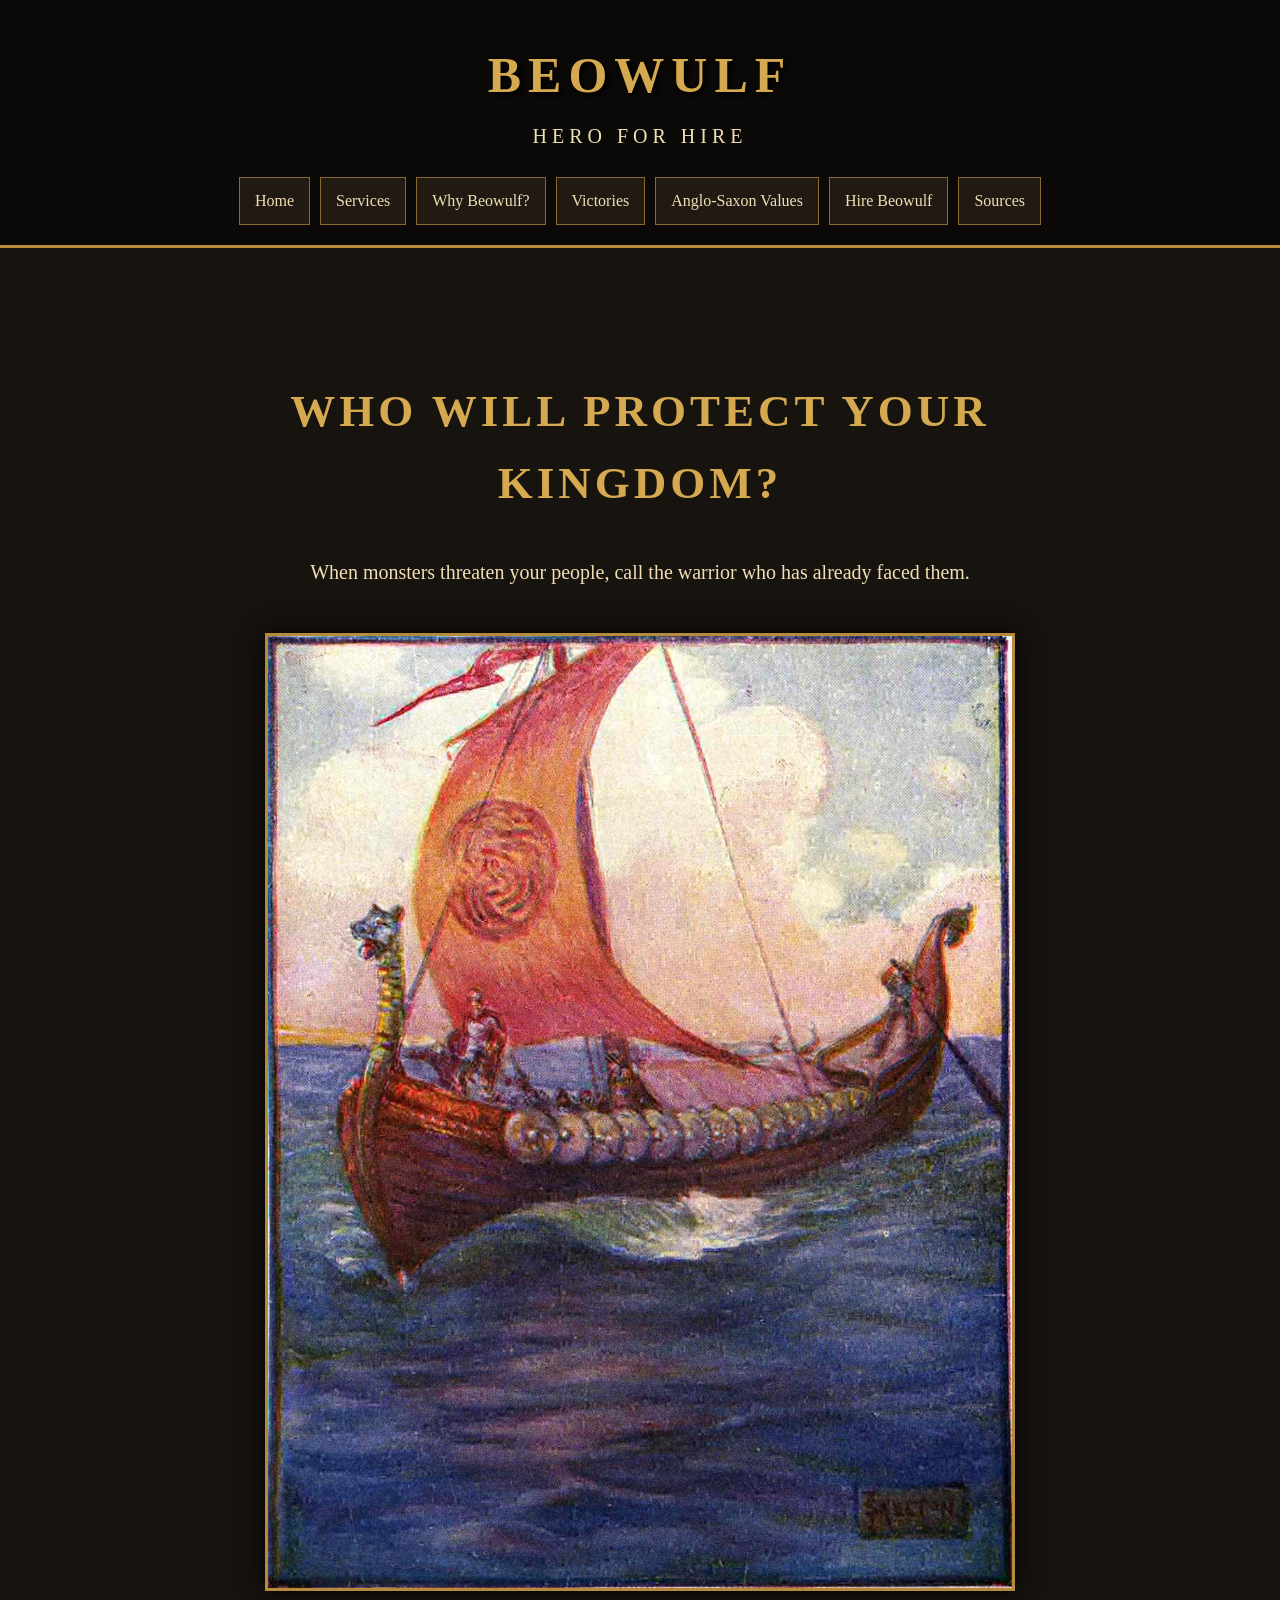
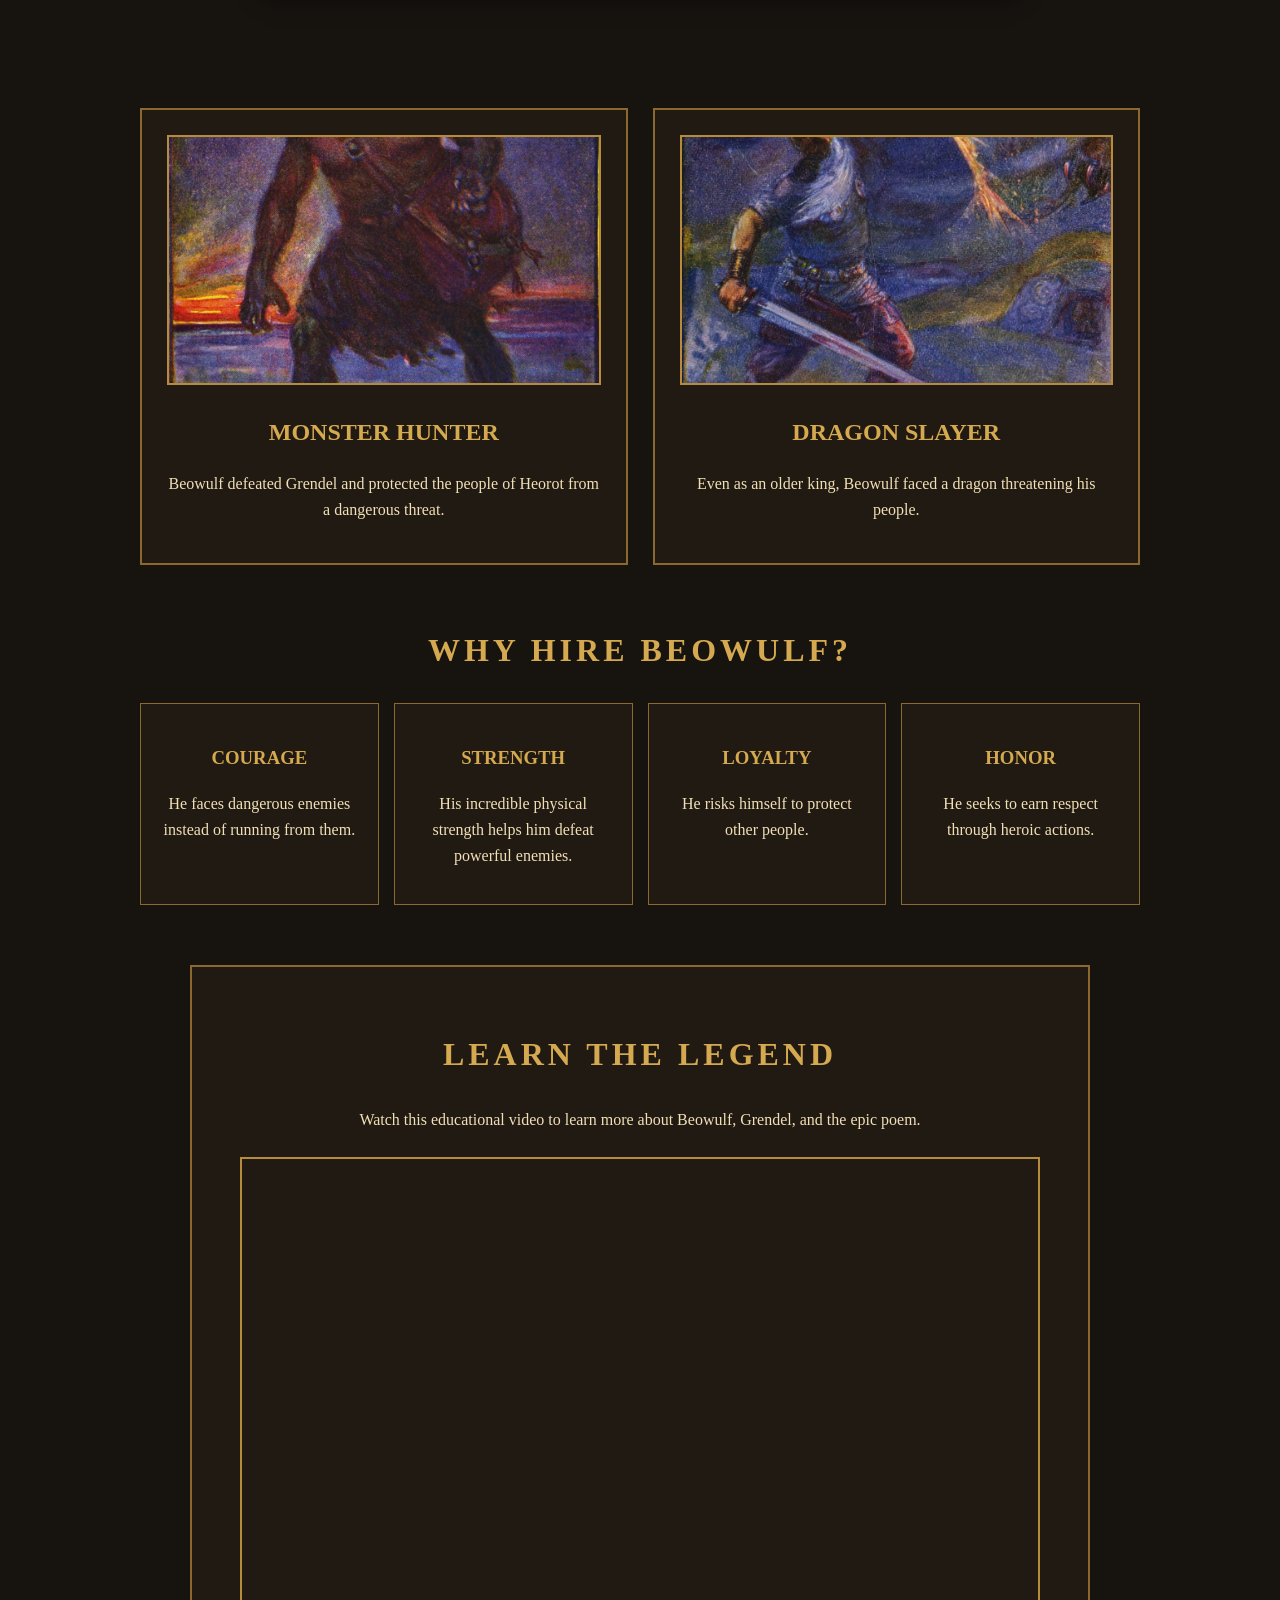
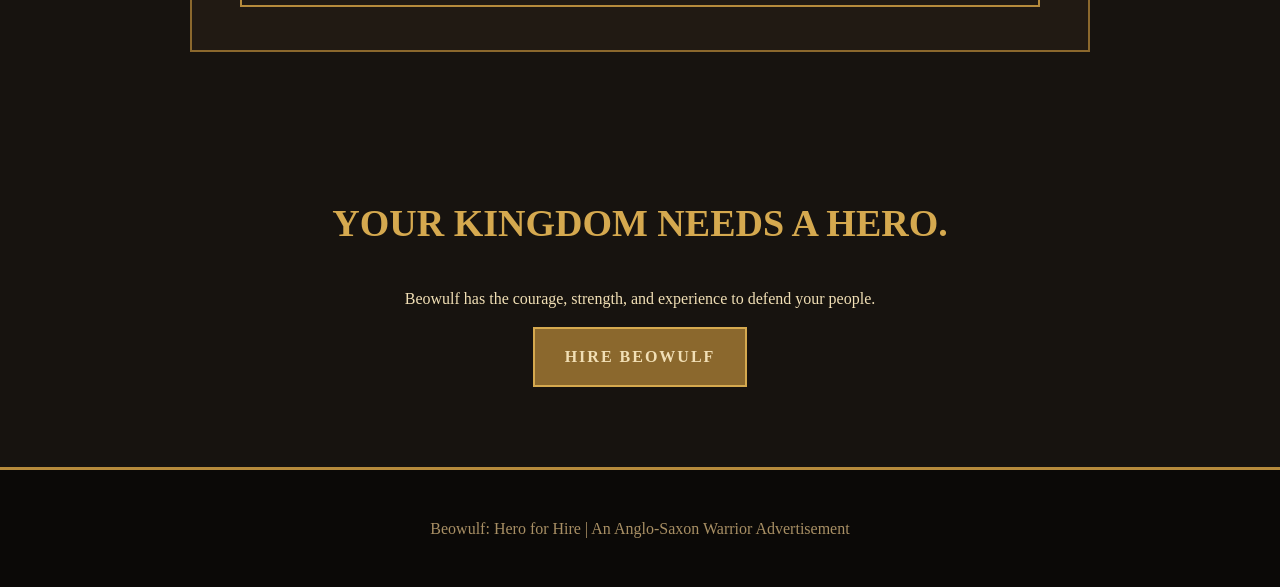
<file: index.html>
﻿<!DOCTYPE html>
<html lang="en">

<head>
    <meta charset="UTF-8">
    <meta name="viewport" content="width=device-width, initial-scale=1.0">

    <title>Beowulf | Hero for Hire</title>

    <style>
        * {
            box-sizing: border-box;
        }

        body {
            margin: 0;
            background: #17130f;
            color: #f1dfb5;
            font-family: Georgia, "Times New Roman", serif;
            line-height: 1.6;
        }

        header {
            background: #0b0907;
            text-align: center;
            padding: 35px 20px 20px;
            border-bottom: 3px solid #b68b3c;
        }

            header h1 {
                margin: 0;
                color: #d5a94f;
                font-size: 50px;
                letter-spacing: 7px;
                text-shadow: 3px 3px 5px #000;
            }

            header p {
                margin: 5px 0 25px;
                font-size: 20px;
                letter-spacing: 5px;
            }

        nav {
            display: flex;
            justify-content: center;
            flex-wrap: wrap;
            gap: 10px;
        }

            nav a {
                color: #f1dfb5;
                text-decoration: none;
                padding: 10px 15px;
                background: #211a13;
                border: 1px solid #8b682d;
                transition: 0.3s;
            }

                nav a:hover {
                    background: #b68b3c;
                    color: #17130f;
                }

        main {
            padding: 30px 20px;
        }

        .hero {
            text-align: center;
            padding: 60px 20px;
            max-width: 1000px;
            margin: auto;
        }

            .hero h2 {
                color: #d5a94f;
                font-size: 45px;
                letter-spacing: 4px;
            }

            .hero p {
                font-size: 20px;
            }

            .hero img {
                width: 100%;
                max-width: 750px;
                margin-top: 25px;
                border: 3px solid #b68b3c;
                box-shadow: 0 0 25px #000;
            }

        .cards {
            display: grid;
            grid-template-columns: repeat(2, 1fr);
            gap: 25px;
            max-width: 1000px;
            margin: 50px auto;
        }

        .card {
            background: #211a13;
            border: 2px solid #8b682d;
            padding: 25px;
            text-align: center;
        }

            .card img {
                width: 100%;
                height: 250px;
                object-fit: cover;
                border: 2px solid #b68b3c;
            }

            .card h2 {
                color: #d5a94f;
            }

        .qualities {
            max-width: 1000px;
            margin: 60px auto;
        }

            .qualities h2,
            .video-section h2 {
                text-align: center;
                color: #d5a94f;
                font-size: 32px;
                letter-spacing: 4px;
            }

        .quality-grid {
            display: grid;
            grid-template-columns: repeat(4, 1fr);
            gap: 15px;
        }

        .quality {
            background: #211a13;
            border: 1px solid #8b682d;
            padding: 20px;
            text-align: center;
        }

            .quality h3 {
                color: #d5a94f;
            }

        .video-section {
            max-width: 900px;
            margin: 60px auto;
            padding: 35px;
            background: #211a13;
            border: 2px solid #8b682d;
            text-align: center;
        }

        .video-container {
            position: relative;
            width: 100%;
            max-width: 800px;
            margin: 25px auto 0;
            aspect-ratio: 16 / 9;
        }

            .video-container iframe {
                width: 100%;
                height: 100%;
                border: 2px solid #b68b3c;
            }

        .cta {
            text-align: center;
            padding: 50px 20px;
        }

            .cta h2 {
                color: #d5a94f;
                font-size: 38px;
            }

        .button {
            display: inline-block;
            padding: 15px 30px;
            background: #8b682d;
            border: 2px solid #d5a94f;
            color: #f1dfb5;
            text-decoration: none;
            font-weight: bold;
            letter-spacing: 2px;
        }

            .button:hover {
                background: #d5a94f;
                color: #17130f;
            }

        footer {
            background: #0b0907;
            border-top: 3px solid #b68b3c;
            text-align: center;
            padding: 30px;
            color: #a88f64;
        }

        @media (max-width: 750px) {
            .cards,
            .quality-grid {
                grid-template-columns: 1fr;
            }

            nav {
                flex-direction: column;
            }

                nav a {
                    width: 100%;
                }

            .hero h2 {
                font-size: 32px;
            }
        }
    </style>
</head>

<body>

    <header>

        <h1>BEOWULF</h1>

        <p>HERO FOR HIRE</p>

        <nav>
            <a href="index.html">Home</a>
            <a href="services.html">Services</a>
            <a href="why-beowulf.html">Why Beowulf?</a>
            <a href="victories.html">Victories</a>
            <a href="anglo-saxon.html">Anglo-Saxon Values</a>
            <a href="contact.html">Hire Beowulf</a>
            <a href="sources.html">Sources</a>
        </nav>

    </header>

    <main>

        <section class="hero">

            <h2>WHO WILL PROTECT YOUR KINGDOM?</h2>

            <p>
                When monsters threaten your people, call the warrior
                who has already faced them.
            </p>

            <img src="images/beowulf.jpg" alt="Beowulf">

        </section>


        <section class="cards">

            <div class="card">

                <img src="images/grendel.jpg" alt="Beowulf fighting Grendel">

                <h2>MONSTER HUNTER</h2>

                <p>
                    Beowulf defeated Grendel and protected the people
                    of Heorot from a dangerous threat.
                </p>

            </div>


            <div class="card">

                <img src="images/dragon.jpg" alt="Beowulf fighting the dragon">

                <h2>DRAGON SLAYER</h2>

                <p>
                    Even as an older king, Beowulf faced a dragon
                    threatening his people.
                </p>

            </div>

        </section>


        <section class="qualities">

            <h2>WHY HIRE BEOWULF?</h2>

            <div class="quality-grid">

                <div class="quality">
                    <h3>COURAGE</h3>
                    <p>He faces dangerous enemies instead of running from them.</p>
                </div>

                <div class="quality">
                    <h3>STRENGTH</h3>
                    <p>His incredible physical strength helps him defeat powerful enemies.</p>
                </div>

                <div class="quality">
                    <h3>LOYALTY</h3>
                    <p>He risks himself to protect other people.</p>
                </div>

                <div class="quality">
                    <h3>HONOR</h3>
                    <p>He seeks to earn respect through heroic actions.</p>
                </div>

            </div>

        </section>


        <section class="video-section">

            <h2>LEARN THE LEGEND</h2>

            <p>
                Watch this educational video to learn more about
                Beowulf, Grendel, and the epic poem.
            </p>

            <div class="video-container">

                <iframe src="https://www.youtube.com/embed/KljiHq-pNkU"
                        title="Beowulf Educational Video"
                        allowfullscreen>
                </iframe>

            </div>

        </section>


        <section class="cta">

            <h2>YOUR KINGDOM NEEDS A HERO.</h2>

            <p>
                Beowulf has the courage, strength, and experience
                to defend your people.
            </p>

            <a href="contact.html" class="button">
                HIRE BEOWULF
            </a>

        </section>

    </main>

    <footer>

        <p>
            Beowulf: Hero for Hire |
            An Anglo-Saxon Warrior Advertisement
        </p>

    </footer>

</body>
</html>
</file>
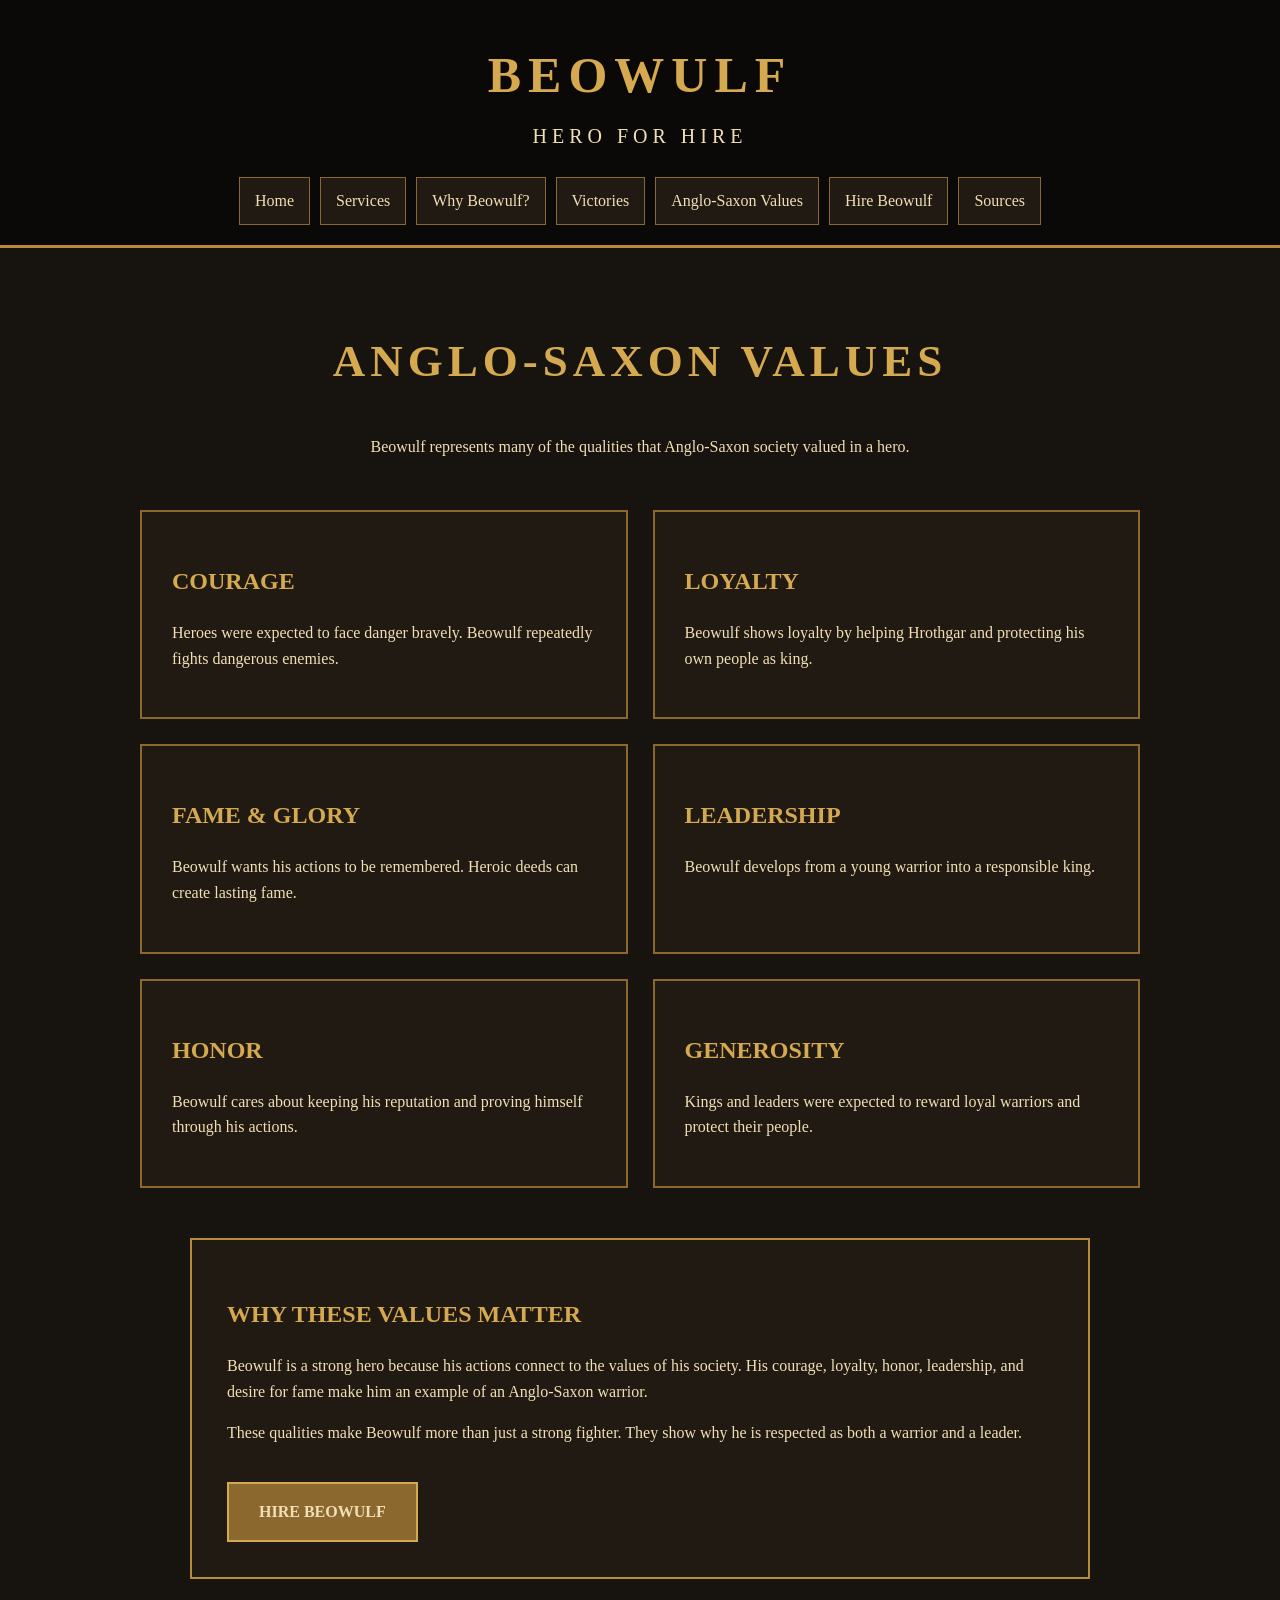
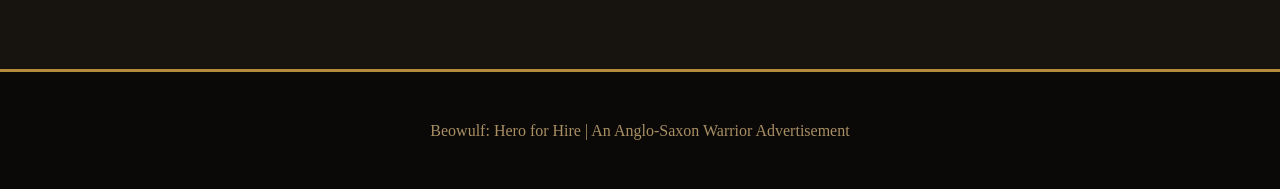
<file: anglo-saxon.html>
﻿<!DOCTYPE html>
<html lang="en">

<head>
    <meta charset="UTF-8">
    <meta name="viewport" content="width=device-width, initial-scale=1.0">

    <title>Beowulf | Anglo-Saxon Values</title>

    <style>
        * {
            box-sizing: border-box;
        }

        body {
            margin: 0;
            background: #17130f;
            color: #f1dfb5;
            font-family: Georgia, "Times New Roman", serif;
            line-height: 1.6;
        }

        header {
            background: #0b0907;
            text-align: center;
            padding: 35px 20px 20px;
            border-bottom: 3px solid #b68b3c;
        }

            header h1 {
                margin: 0;
                color: #d5a94f;
                font-size: 50px;
                letter-spacing: 7px;
            }

            header p {
                margin: 5px 0 25px;
                font-size: 20px;
                letter-spacing: 5px;
            }

        nav {
            display: flex;
            justify-content: center;
            flex-wrap: wrap;
            gap: 10px;
        }

            nav a {
                color: #f1dfb5;
                text-decoration: none;
                padding: 10px 15px;
                background: #211a13;
                border: 1px solid #8b682d;
            }

                nav a:hover {
                    background: #b68b3c;
                    color: #17130f;
                }

        main {
            padding: 40px 20px;
        }

        .title {
            text-align: center;
            max-width: 900px;
            margin: auto;
        }

            .title h2 {
                color: #d5a94f;
                font-size: 45px;
                letter-spacing: 5px;
            }

        .values {
            max-width: 1000px;
            margin: 50px auto;
            display: grid;
            grid-template-columns: repeat(2, 1fr);
            gap: 25px;
        }

        .value {
            background: #211a13;
            border: 2px solid #8b682d;
            padding: 30px;
        }

            .value h2 {
                color: #d5a94f;
            }

        .connection {
            max-width: 900px;
            margin: 50px auto;
            padding: 35px;
            background: #211a13;
            border: 2px solid #b68b3c;
        }

            .connection h2 {
                color: #d5a94f;
            }

        .button {
            display: inline-block;
            margin-top: 20px;
            padding: 15px 30px;
            background: #8b682d;
            border: 2px solid #d5a94f;
            color: #f1dfb5;
            text-decoration: none;
            font-weight: bold;
        }

        footer {
            background: #0b0907;
            border-top: 3px solid #b68b3c;
            text-align: center;
            padding: 30px;
            color: #a88f64;
        }

        @media (max-width: 700px) {
            .values {
                grid-template-columns: 1fr;
            }

            nav {
                flex-direction: column;
            }

                nav a {
                    width: 100%;
                }
        }
    </style>
</head>

<body>

    <header>

        <h1>BEOWULF</h1>

        <p>HERO FOR HIRE</p>

        <nav>
            <a href="index.html">Home</a>
            <a href="services.html">Services</a>
            <a href="why-beowulf.html">Why Beowulf?</a>
            <a href="victories.html">Victories</a>
            <a href="anglo-saxon.html">Anglo-Saxon Values</a>
            <a href="contact.html">Hire Beowulf</a>
            <a href="sources.html">Sources</a>
        </nav>

    </header>

    <main>

        <section class="title">

            <h2>ANGLO-SAXON VALUES</h2>

            <p>
                Beowulf represents many of the qualities
                that Anglo-Saxon society valued in a hero.
            </p>

        </section>


        <section class="values">

            <div class="value">
                <h2>COURAGE</h2>
                <p>
                    Heroes were expected to face danger bravely.
                    Beowulf repeatedly fights dangerous enemies.
                </p>
            </div>


            <div class="value">
                <h2>LOYALTY</h2>
                <p>
                    Beowulf shows loyalty by helping Hrothgar
                    and protecting his own people as king.
                </p>
            </div>


            <div class="value">
                <h2>FAME & GLORY</h2>
                <p>
                    Beowulf wants his actions to be remembered.
                    Heroic deeds can create lasting fame.
                </p>
            </div>


            <div class="value">
                <h2>LEADERSHIP</h2>
                <p>
                    Beowulf develops from a young warrior
                    into a responsible king.
                </p>
            </div>


            <div class="value">
                <h2>HONOR</h2>
                <p>
                    Beowulf cares about keeping his reputation
                    and proving himself through his actions.
                </p>
            </div>


            <div class="value">
                <h2>GENEROSITY</h2>
                <p>
                    Kings and leaders were expected to reward
                    loyal warriors and protect their people.
                </p>
            </div>

        </section>


        <section class="connection">

            <h2>WHY THESE VALUES MATTER</h2>

            <p>
                Beowulf is a strong hero because his actions
                connect to the values of his society. His courage,
                loyalty, honor, leadership, and desire for fame
                make him an example of an Anglo-Saxon warrior.
            </p>

            <p>
                These qualities make Beowulf more than just a
                strong fighter. They show why he is respected
                as both a warrior and a leader.
            </p>

            <a href="contact.html" class="button">
                HIRE BEOWULF
            </a>

        </section>

    </main>

    <footer>

        <p>
            Beowulf: Hero for Hire |
            An Anglo-Saxon Warrior Advertisement
        </p>

    </footer>

</body>
</html>
</file>
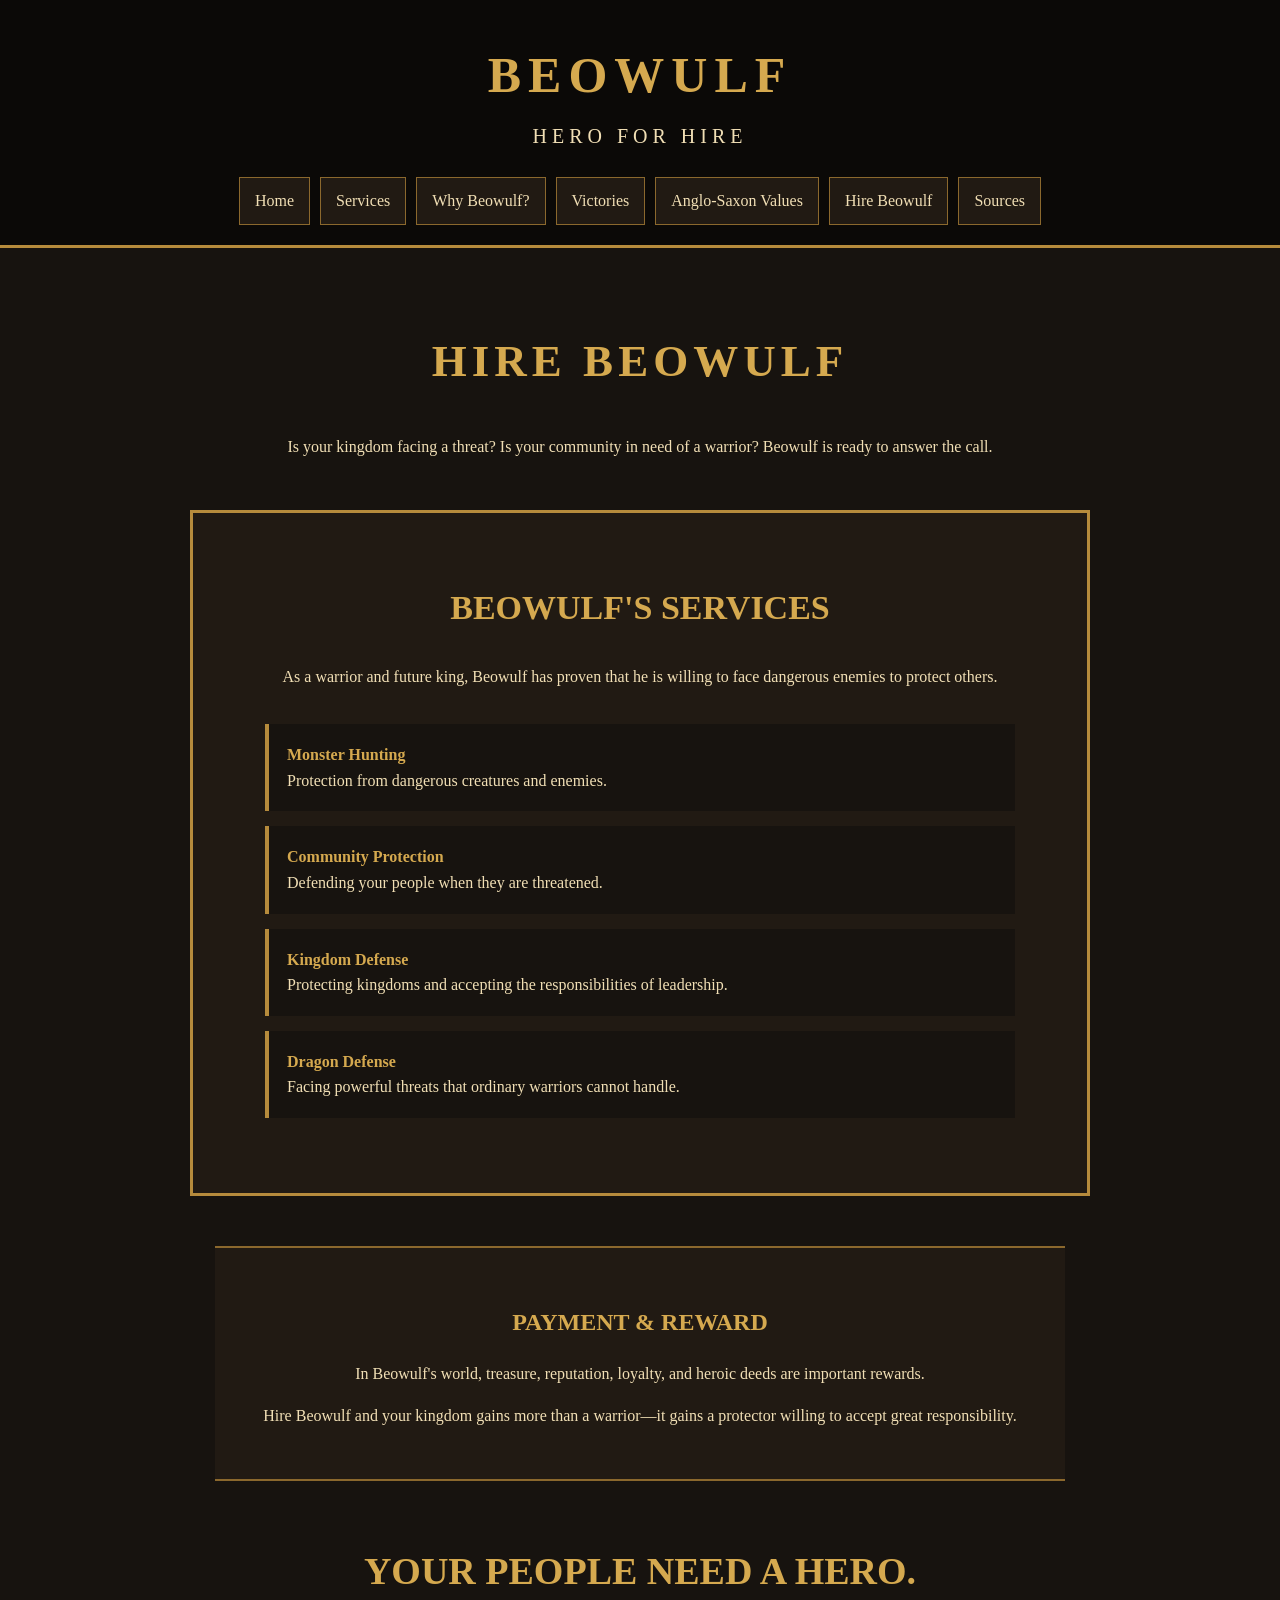
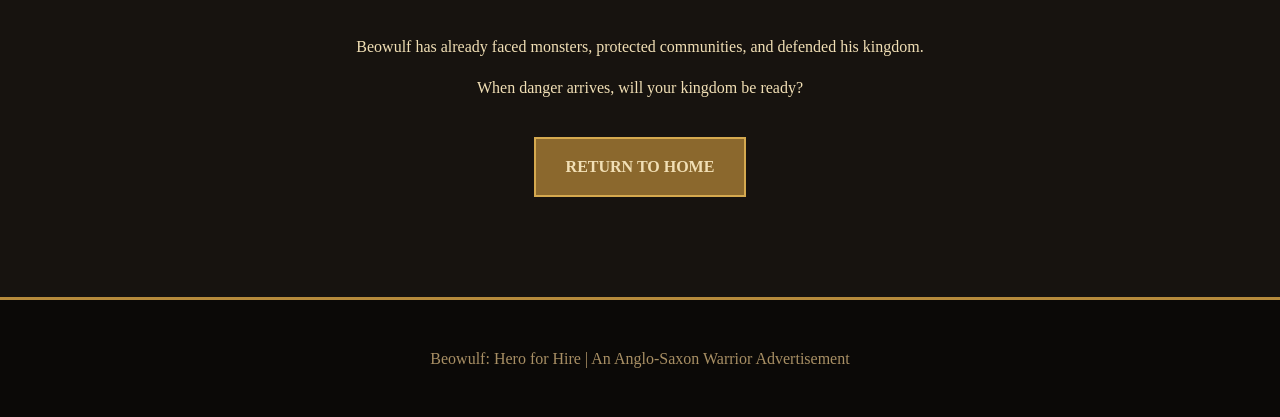
<file: contact.html>
﻿<!DOCTYPE html>
<html lang="en">

<head>
    <meta charset="UTF-8">
    <meta name="viewport" content="width=device-width, initial-scale=1.0">

    <title>Beowulf | Hire Beowulf</title>

    <style>
        * {
            box-sizing: border-box;
        }

        body {
            margin: 0;
            background: #17130f;
            color: #f1dfb5;
            font-family: Georgia, "Times New Roman", serif;
            line-height: 1.6;
        }

        header {
            background: #0b0907;
            text-align: center;
            padding: 35px 20px 20px;
            border-bottom: 3px solid #b68b3c;
        }

            header h1 {
                margin: 0;
                color: #d5a94f;
                font-size: 50px;
                letter-spacing: 7px;
            }

            header p {
                margin: 5px 0 25px;
                font-size: 20px;
                letter-spacing: 5px;
            }

        nav {
            display: flex;
            justify-content: center;
            flex-wrap: wrap;
            gap: 10px;
        }

            nav a {
                color: #f1dfb5;
                text-decoration: none;
                padding: 10px 15px;
                background: #211a13;
                border: 1px solid #8b682d;
            }

                nav a:hover {
                    background: #b68b3c;
                    color: #17130f;
                }

        main {
            padding: 40px 20px;
        }

        .title {
            text-align: center;
            max-width: 900px;
            margin: auto;
        }

            .title h2 {
                color: #d5a94f;
                font-size: 45px;
                letter-spacing: 5px;
            }

        .hire-box {
            max-width: 900px;
            margin: 50px auto;
            padding: 40px;
            background: #211a13;
            border: 3px solid #b68b3c;
            text-align: center;
        }

            .hire-box h2 {
                color: #d5a94f;
                font-size: 34px;
            }

        .services {
            text-align: left;
            max-width: 750px;
            margin: 35px auto;
        }

            .services div {
                padding: 18px;
                margin-bottom: 15px;
                background: #17130f;
                border-left: 4px solid #b68b3c;
            }

            .services strong {
                color: #d5a94f;
            }

        .payment {
            max-width: 850px;
            margin: 50px auto;
            padding: 35px;
            background: #211a13;
            border-top: 2px solid #8b682d;
            border-bottom: 2px solid #8b682d;
            text-align: center;
        }

            .payment h2 {
                color: #d5a94f;
            }

        .final-message {
            max-width: 850px;
            margin: 60px auto;
            text-align: center;
        }

            .final-message h2 {
                color: #d5a94f;
                font-size: 38px;
            }

        .button {
            display: inline-block;
            padding: 15px 30px;
            margin-top: 20px;
            background: #8b682d;
            border: 2px solid #d5a94f;
            color: #f1dfb5;
            text-decoration: none;
            font-weight: bold;
        }

        footer {
            background: #0b0907;
            border-top: 3px solid #b68b3c;
            text-align: center;
            padding: 30px;
            color: #a88f64;
        }

        @media (max-width: 700px) {
            nav {
                flex-direction: column;
            }

                nav a {
                    width: 100%;
                }

            .hire-box {
                padding: 25px;
            }
        }
    </style>
</head>

<body>

    <header>

        <h1>BEOWULF</h1>

        <p>HERO FOR HIRE</p>

        <nav>
            <a href="index.html">Home</a>
            <a href="services.html">Services</a>
            <a href="why-beowulf.html">Why Beowulf?</a>
            <a href="victories.html">Victories</a>
            <a href="anglo-saxon.html">Anglo-Saxon Values</a>
            <a href="contact.html">Hire Beowulf</a>
            <a href="sources.html">Sources</a>
        </nav>

    </header>

    <main>

        <section class="title">

            <h2>HIRE BEOWULF</h2>

            <p>
                Is your kingdom facing a threat?
                Is your community in need of a warrior?
                Beowulf is ready to answer the call.
            </p>

        </section>


        <section class="hire-box">

            <h2>BEOWULF'S SERVICES</h2>

            <p>
                As a warrior and future king, Beowulf has
                proven that he is willing to face dangerous
                enemies to protect others.
            </p>


            <div class="services">

                <div>
                    <strong>Monster Hunting</strong><br>
                    Protection from dangerous creatures and enemies.
                </div>

                <div>
                    <strong>Community Protection</strong><br>
                    Defending your people when they are threatened.
                </div>

                <div>
                    <strong>Kingdom Defense</strong><br>
                    Protecting kingdoms and accepting the responsibilities
                    of leadership.
                </div>

                <div>
                    <strong>Dragon Defense</strong><br>
                    Facing powerful threats that ordinary warriors
                    cannot handle.
                </div>

            </div>

        </section>


        <section class="payment">

            <h2>PAYMENT & REWARD</h2>

            <p>
                In Beowulf's world, treasure, reputation,
                loyalty, and heroic deeds are important rewards.
            </p>

            <p>
                Hire Beowulf and your kingdom gains more than
                a warrior—it gains a protector willing to accept
                great responsibility.
            </p>

        </section>


        <section class="final-message">

            <h2>YOUR PEOPLE NEED A HERO.</h2>

            <p>
                Beowulf has already faced monsters,
                protected communities, and defended
                his kingdom.
            </p>

            <p>
                When danger arrives, will your kingdom be ready?
            </p>

            <a href="index.html" class="button">
                RETURN TO HOME
            </a>

        </section>

    </main>

    <footer>

        <p>
            Beowulf: Hero for Hire |
            An Anglo-Saxon Warrior Advertisement
        </p>

    </footer>

</body>
</html>
</file>
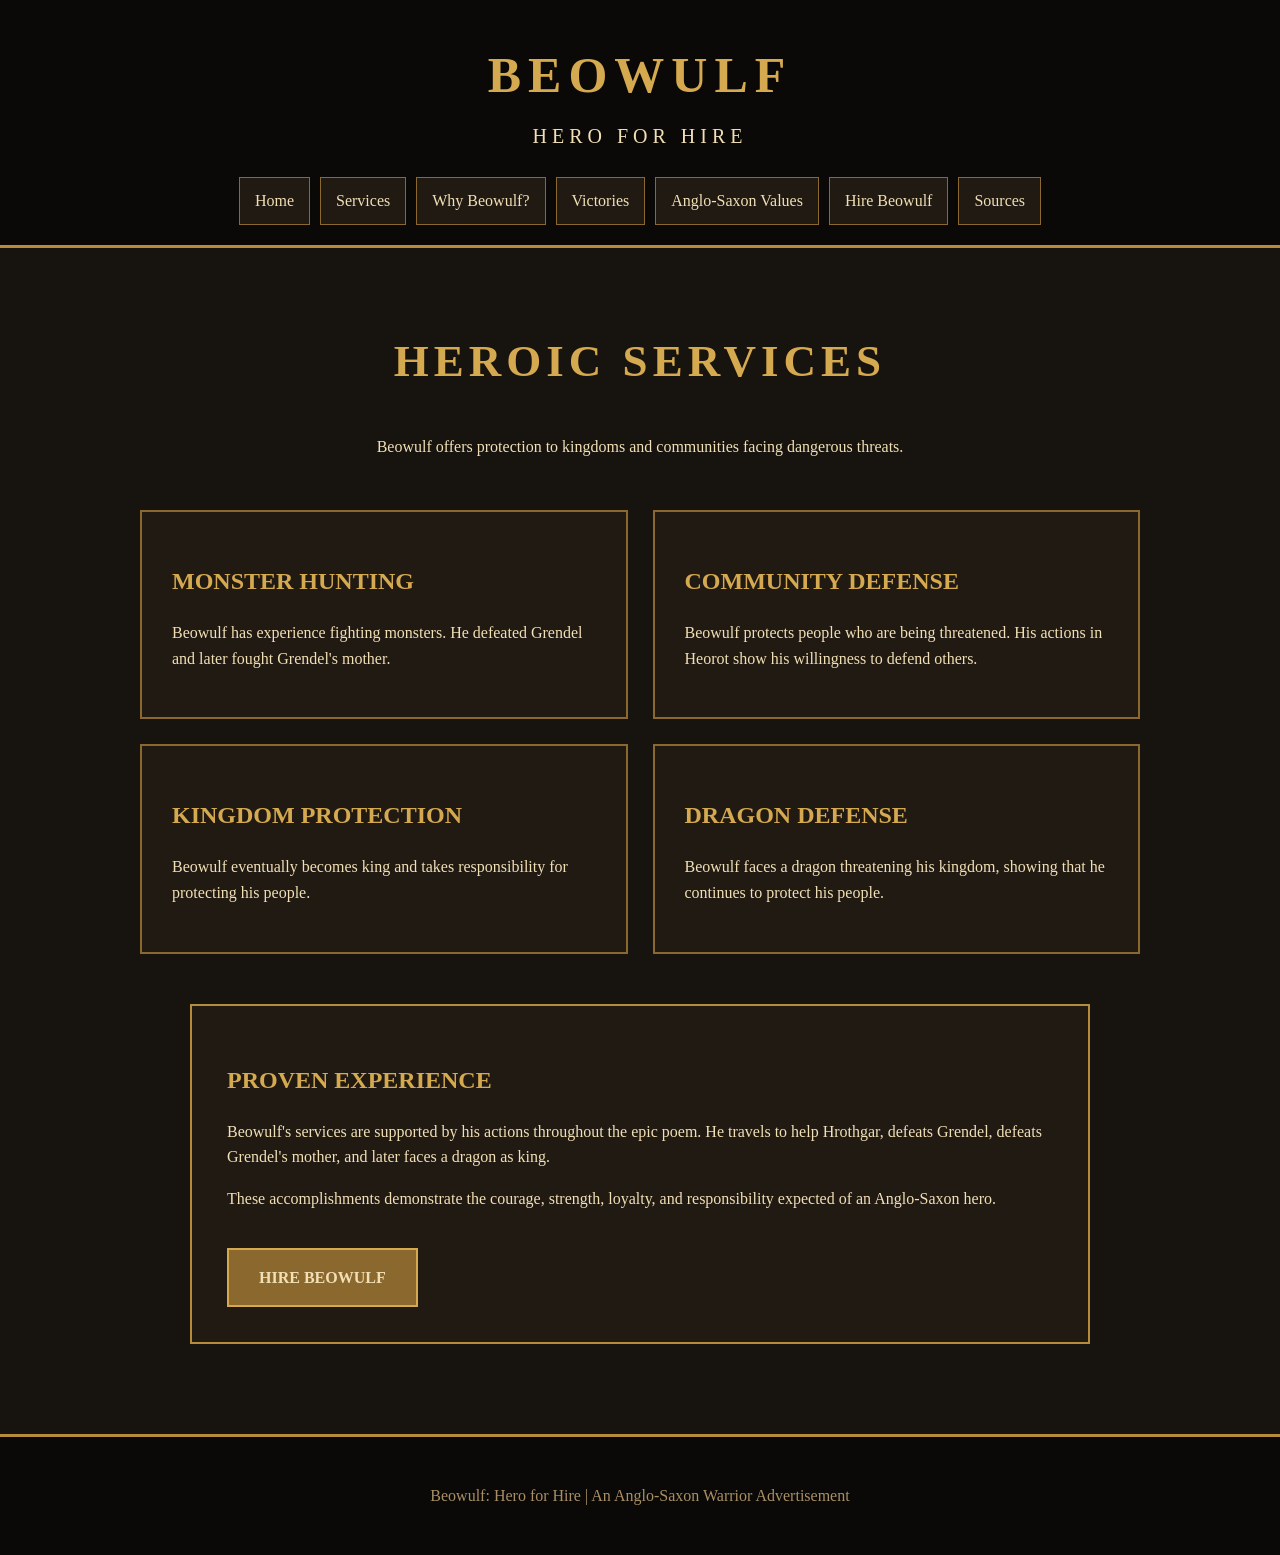
<file: services.html>
﻿<!DOCTYPE html>
<html lang="en">

<head>
    <meta charset="UTF-8">
    <meta name="viewport" content="width=device-width, initial-scale=1.0">

    <title>Beowulf | Services</title>

    <style>
        * {
            box-sizing: border-box;
        }

        body {
            margin: 0;
            background: #17130f;
            color: #f1dfb5;
            font-family: Georgia, "Times New Roman", serif;
            line-height: 1.6;
        }

        header {
            background: #0b0907;
            text-align: center;
            padding: 35px 20px 20px;
            border-bottom: 3px solid #b68b3c;
        }

            header h1 {
                margin: 0;
                color: #d5a94f;
                font-size: 50px;
                letter-spacing: 7px;
            }

            header p {
                margin: 5px 0 25px;
                font-size: 20px;
                letter-spacing: 5px;
            }

        nav {
            display: flex;
            justify-content: center;
            flex-wrap: wrap;
            gap: 10px;
        }

            nav a {
                color: #f1dfb5;
                text-decoration: none;
                padding: 10px 15px;
                background: #211a13;
                border: 1px solid #8b682d;
            }

                nav a:hover {
                    background: #b68b3c;
                    color: #17130f;
                }

        main {
            padding: 40px 20px;
        }

        .title {
            text-align: center;
            max-width: 900px;
            margin: auto;
        }

            .title h2 {
                color: #d5a94f;
                font-size: 45px;
                letter-spacing: 5px;
            }

        .services {
            max-width: 1000px;
            margin: 50px auto;
            display: grid;
            grid-template-columns: repeat(2, 1fr);
            gap: 25px;
        }

        .service {
            background: #211a13;
            border: 2px solid #8b682d;
            padding: 30px;
        }

            .service h2 {
                color: #d5a94f;
            }

        .evidence {
            max-width: 900px;
            margin: 50px auto;
            padding: 35px;
            background: #211a13;
            border: 2px solid #b68b3c;
        }

            .evidence h2 {
                color: #d5a94f;
            }

        .button {
            display: inline-block;
            margin-top: 20px;
            padding: 15px 30px;
            background: #8b682d;
            border: 2px solid #d5a94f;
            color: #f1dfb5;
            text-decoration: none;
            font-weight: bold;
        }

        footer {
            background: #0b0907;
            border-top: 3px solid #b68b3c;
            text-align: center;
            padding: 30px;
            color: #a88f64;
        }

        @media (max-width: 700px) {
            .services {
                grid-template-columns: 1fr;
            }

            nav {
                flex-direction: column;
            }

                nav a {
                    width: 100%;
                }
        }
    </style>
</head>

<body>

    <header>

        <h1>BEOWULF</h1>

        <p>HERO FOR HIRE</p>

        <nav>
            <a href="index.html">Home</a>
            <a href="services.html">Services</a>
            <a href="why-beowulf.html">Why Beowulf?</a>
            <a href="victories.html">Victories</a>
            <a href="anglo-saxon.html">Anglo-Saxon Values</a>
            <a href="contact.html">Hire Beowulf</a>
            <a href="sources.html">Sources</a>
        </nav>

    </header>

    <main>

        <section class="title">

            <h2>HEROIC SERVICES</h2>

            <p>
                Beowulf offers protection to kingdoms and communities
                facing dangerous threats.
            </p>

        </section>


        <section class="services">

            <div class="service">

                <h2>MONSTER HUNTING</h2>

                <p>
                    Beowulf has experience fighting monsters.
                    He defeated Grendel and later fought Grendel's mother.
                </p>

            </div>


            <div class="service">

                <h2>COMMUNITY DEFENSE</h2>

                <p>
                    Beowulf protects people who are being threatened.
                    His actions in Heorot show his willingness to defend others.
                </p>

            </div>


            <div class="service">

                <h2>KINGDOM PROTECTION</h2>

                <p>
                    Beowulf eventually becomes king and takes responsibility
                    for protecting his people.
                </p>

            </div>


            <div class="service">

                <h2>DRAGON DEFENSE</h2>

                <p>
                    Beowulf faces a dragon threatening his kingdom,
                    showing that he continues to protect his people.
                </p>

            </div>

        </section>


        <section class="evidence">

            <h2>PROVEN EXPERIENCE</h2>

            <p>
                Beowulf's services are supported by his actions throughout
                the epic poem. He travels to help Hrothgar, defeats Grendel,
                defeats Grendel's mother, and later faces a dragon as king.
            </p>

            <p>
                These accomplishments demonstrate the courage, strength,
                loyalty, and responsibility expected of an Anglo-Saxon hero.
            </p>

            <a href="contact.html" class="button">
                HIRE BEOWULF
            </a>

        </section>

    </main>

    <footer>

        <p>
            Beowulf: Hero for Hire |
            An Anglo-Saxon Warrior Advertisement
        </p>

    </footer>

</body>
</html>
</file>
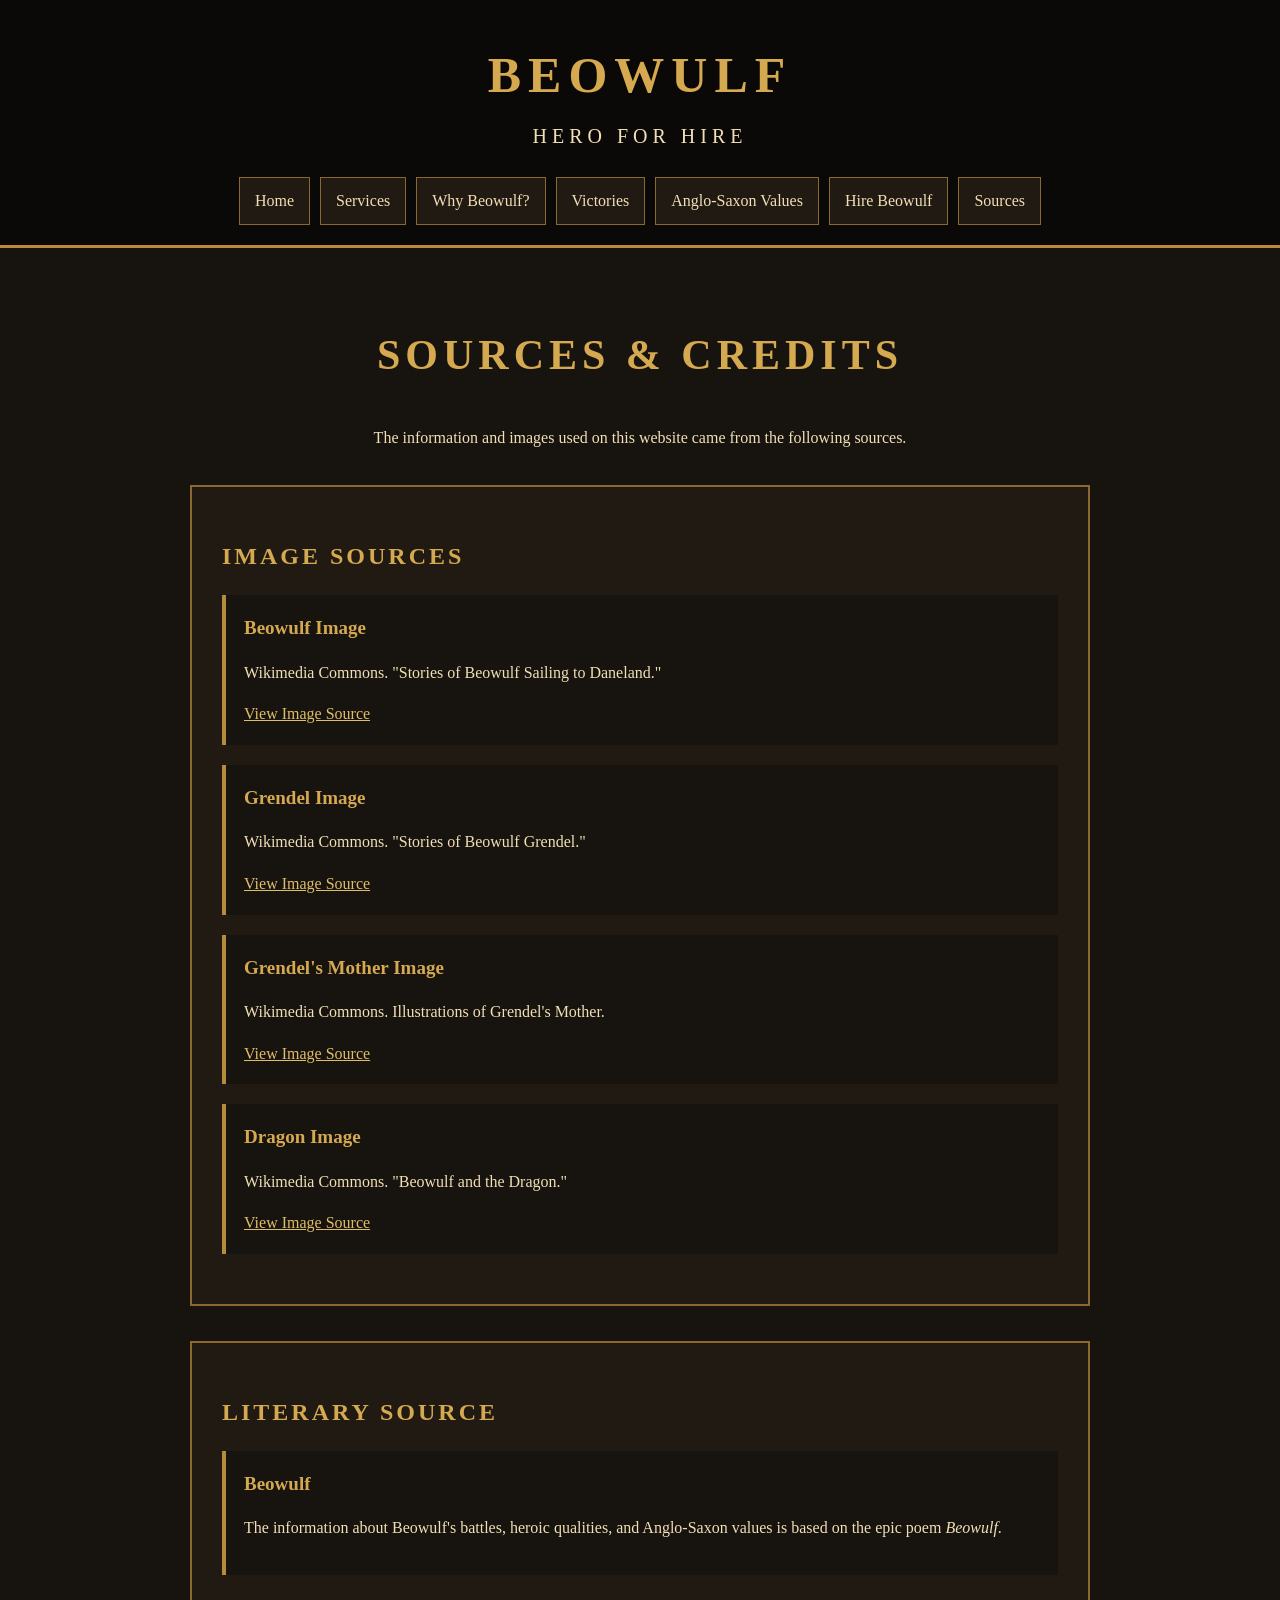
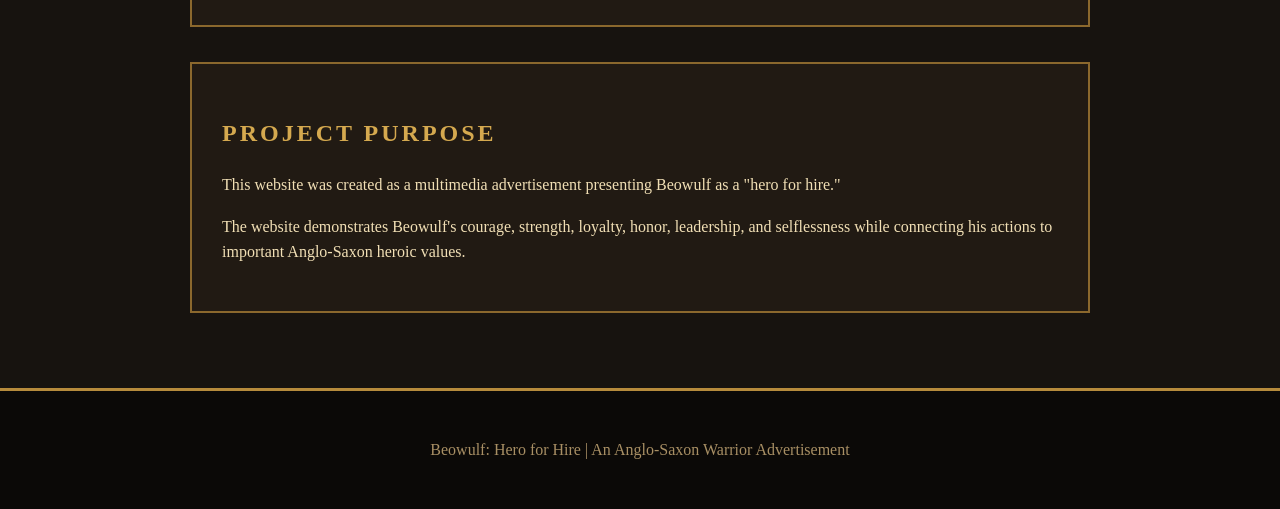
<file: sources.html>
﻿<!DOCTYPE html>
<html lang="en">

<head>
    <meta charset="UTF-8">
    <meta name="viewport" content="width=device-width, initial-scale=1.0">

    <title>Beowulf | Sources & Credits</title>

    <style>
        * {
            box-sizing: border-box;
        }

        body {
            margin: 0;
            background: #17130f;
            color: #f1dfb5;
            font-family: Georgia, "Times New Roman", serif;
            line-height: 1.6;
        }

        header {
            background: #0b0907;
            text-align: center;
            padding: 35px 20px 20px;
            border-bottom: 3px solid #b68b3c;
        }

            header h1 {
                margin: 0;
                color: #d5a94f;
                font-size: 50px;
                letter-spacing: 7px;
            }

            header p {
                margin: 5px 0 25px;
                font-size: 20px;
                letter-spacing: 5px;
            }

        nav {
            display: flex;
            justify-content: center;
            flex-wrap: wrap;
            gap: 10px;
        }

            nav a {
                color: #f1dfb5;
                text-decoration: none;
                padding: 10px 15px;
                background: #211a13;
                border: 1px solid #8b682d;
            }

                nav a:hover {
                    background: #b68b3c;
                    color: #17130f;
                }

        main {
            padding: 40px 20px;
        }

        .title {
            text-align: center;
            max-width: 900px;
            margin: auto;
        }

            .title h2 {
                color: #d5a94f;
                font-size: 42px;
                letter-spacing: 5px;
            }

        .section {
            max-width: 900px;
            margin: 35px auto;
            padding: 30px;
            background: #211a13;
            border: 2px solid #8b682d;
        }

            .section h2 {
                color: #d5a94f;
                letter-spacing: 3px;
            }

        .source {
            margin: 20px 0;
            padding: 18px;
            background: #17130f;
            border-left: 4px solid #b68b3c;
        }

            .source strong {
                color: #d5a94f;
                font-size: 19px;
            }

            .source a {
                color: #e0bd68;
            }

                .source a:hover {
                    color: white;
                }

        footer {
            background: #0b0907;
            border-top: 3px solid #b68b3c;
            text-align: center;
            padding: 30px;
            color: #a88f64;
        }

        @media (max-width: 700px) {
            nav {
                flex-direction: column;
            }

                nav a {
                    width: 100%;
                }

            .title h2 {
                font-size: 32px;
            }

            .section {
                padding: 20px;
            }
        }
    </style>
</head>

<body>

    <header>

        <h1>BEOWULF</h1>

        <p>HERO FOR HIRE</p>

        <nav>
            <a href="index.html">Home</a>
            <a href="services.html">Services</a>
            <a href="why-beowulf.html">Why Beowulf?</a>
            <a href="victories.html">Victories</a>
            <a href="anglo-saxon.html">Anglo-Saxon Values</a>
            <a href="contact.html">Hire Beowulf</a>
            <a href="sources.html">Sources</a>
        </nav>

    </header>

    <main>

        <section class="title">

            <h2>SOURCES & CREDITS</h2>

            <p>
                The information and images used on this website
                came from the following sources.
            </p>

        </section>


        <section class="section">

            <h2>IMAGE SOURCES</h2>


            <div class="source">

                <strong>Beowulf Image</strong>

                <p>
                    Wikimedia Commons. "Stories of Beowulf Sailing to Daneland."
                </p>

                <a href="https://commons.wikimedia.org/wiki/File:Stories_of_beowulf_sailing_to_daneland.jpg"
                   target="_blank">
                    View Image Source
                </a>

            </div>


            <div class="source">

                <strong>Grendel Image</strong>

                <p>
                    Wikimedia Commons. "Stories of Beowulf Grendel."
                </p>

                <a href="https://commons.wikimedia.org/wiki/File:Stories_of_beowulf_grendel.jpg"
                   target="_blank">
                    View Image Source
                </a>

            </div>


            <div class="source">

                <strong>Grendel's Mother Image</strong>

                <p>
                    Wikimedia Commons. Illustrations of Grendel's Mother.
                </p>

                <a href="https://commons.wikimedia.org/wiki/Category:Grendel%27s_mother"
                   target="_blank">
                    View Image Source
                </a>

            </div>


            <div class="source">

                <strong>Dragon Image</strong>

                <p>
                    Wikimedia Commons. "Beowulf and the Dragon."
                </p>

                <a href="https://commons.wikimedia.org/wiki/File:Beowulf_and_the_dragon.jpg"
                   target="_blank">
                    View Image Source
                </a>

            </div>

        </section>


        <section class="section">

            <h2>LITERARY SOURCE</h2>

            <div class="source">

                <strong>Beowulf</strong>

                <p>
                    The information about Beowulf's battles,
                    heroic qualities, and Anglo-Saxon values
                    is based on the epic poem <em>Beowulf</em>.
                </p>

            </div>

        </section>


        <section class="section">

            <h2>PROJECT PURPOSE</h2>

            <p>
                This website was created as a multimedia
                advertisement presenting Beowulf as a
                "hero for hire."
            </p>

            <p>
                The website demonstrates Beowulf's courage,
                strength, loyalty, honor, leadership, and
                selflessness while connecting his actions
                to important Anglo-Saxon heroic values.
            </p>

        </section>

    </main>

    <footer>

        <p>
            Beowulf: Hero for Hire |
            An Anglo-Saxon Warrior Advertisement
        </p>

    </footer>

</body>
</html>
</file>
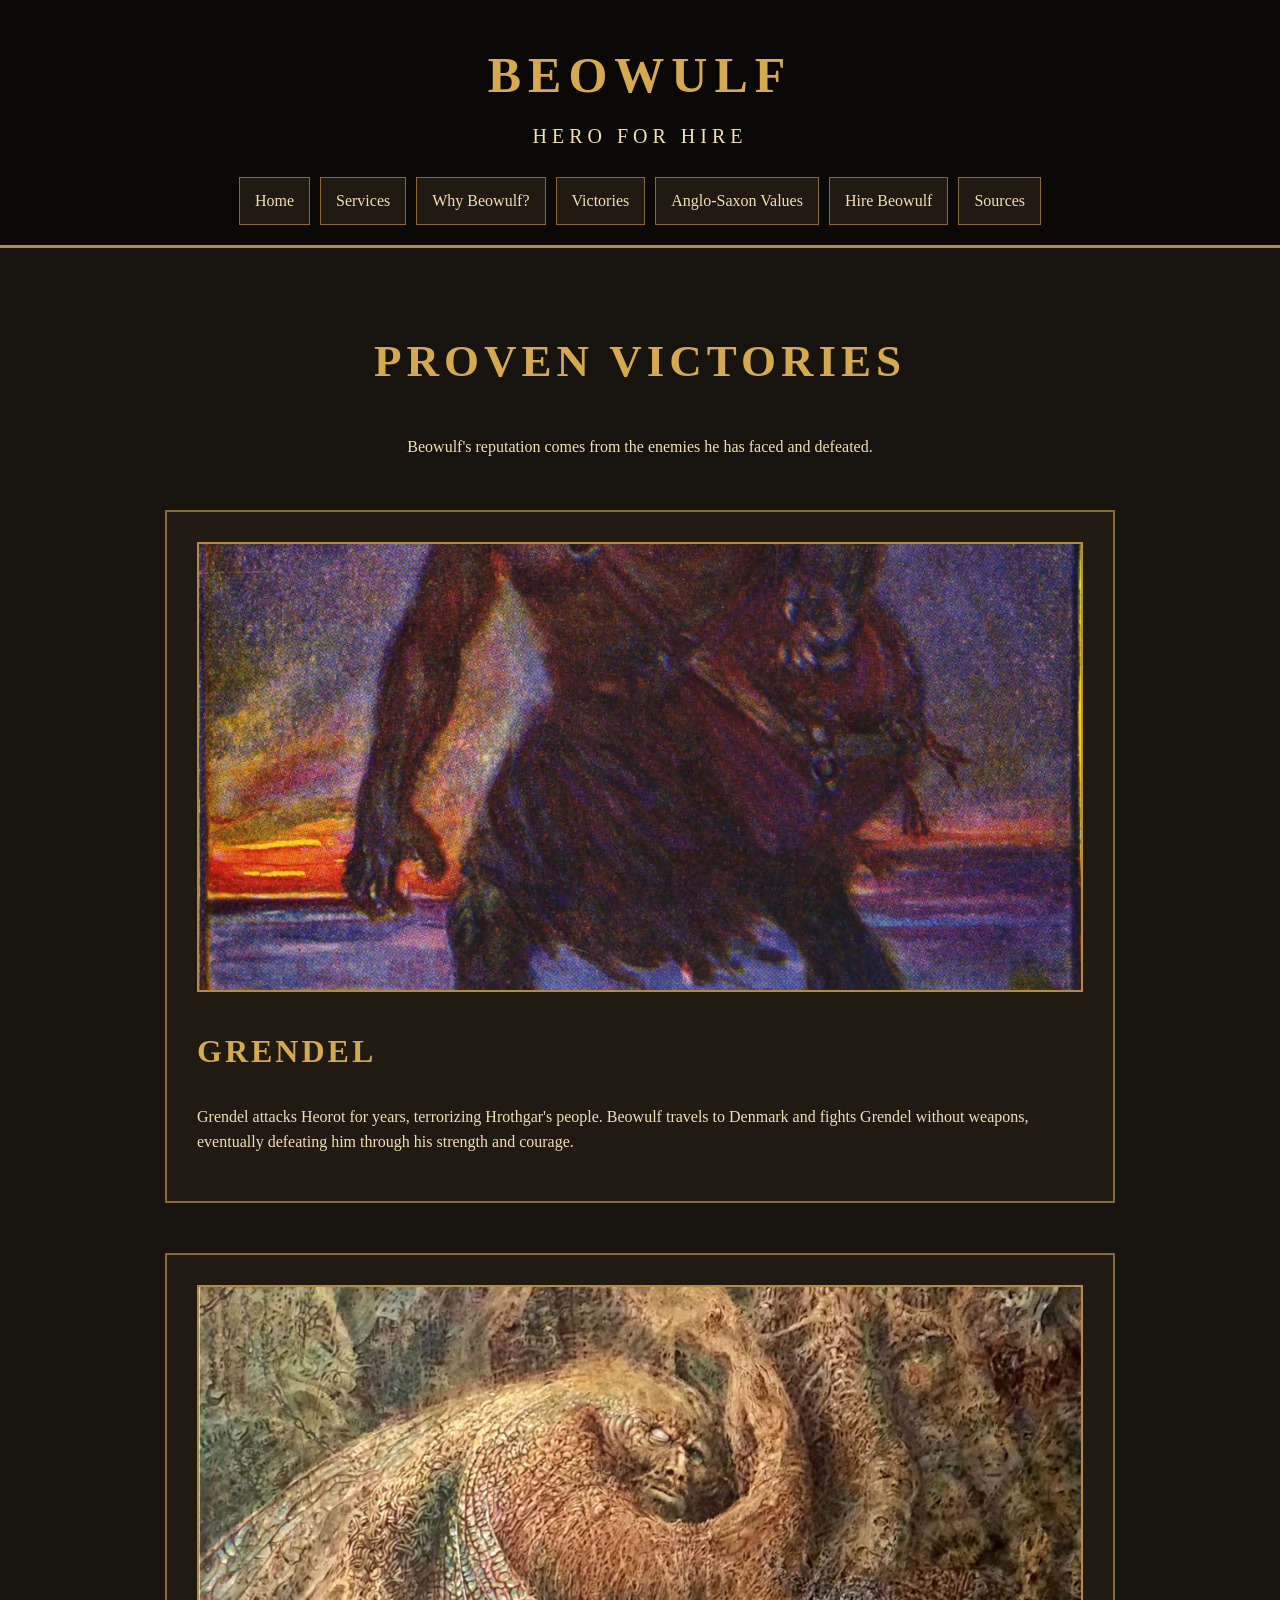
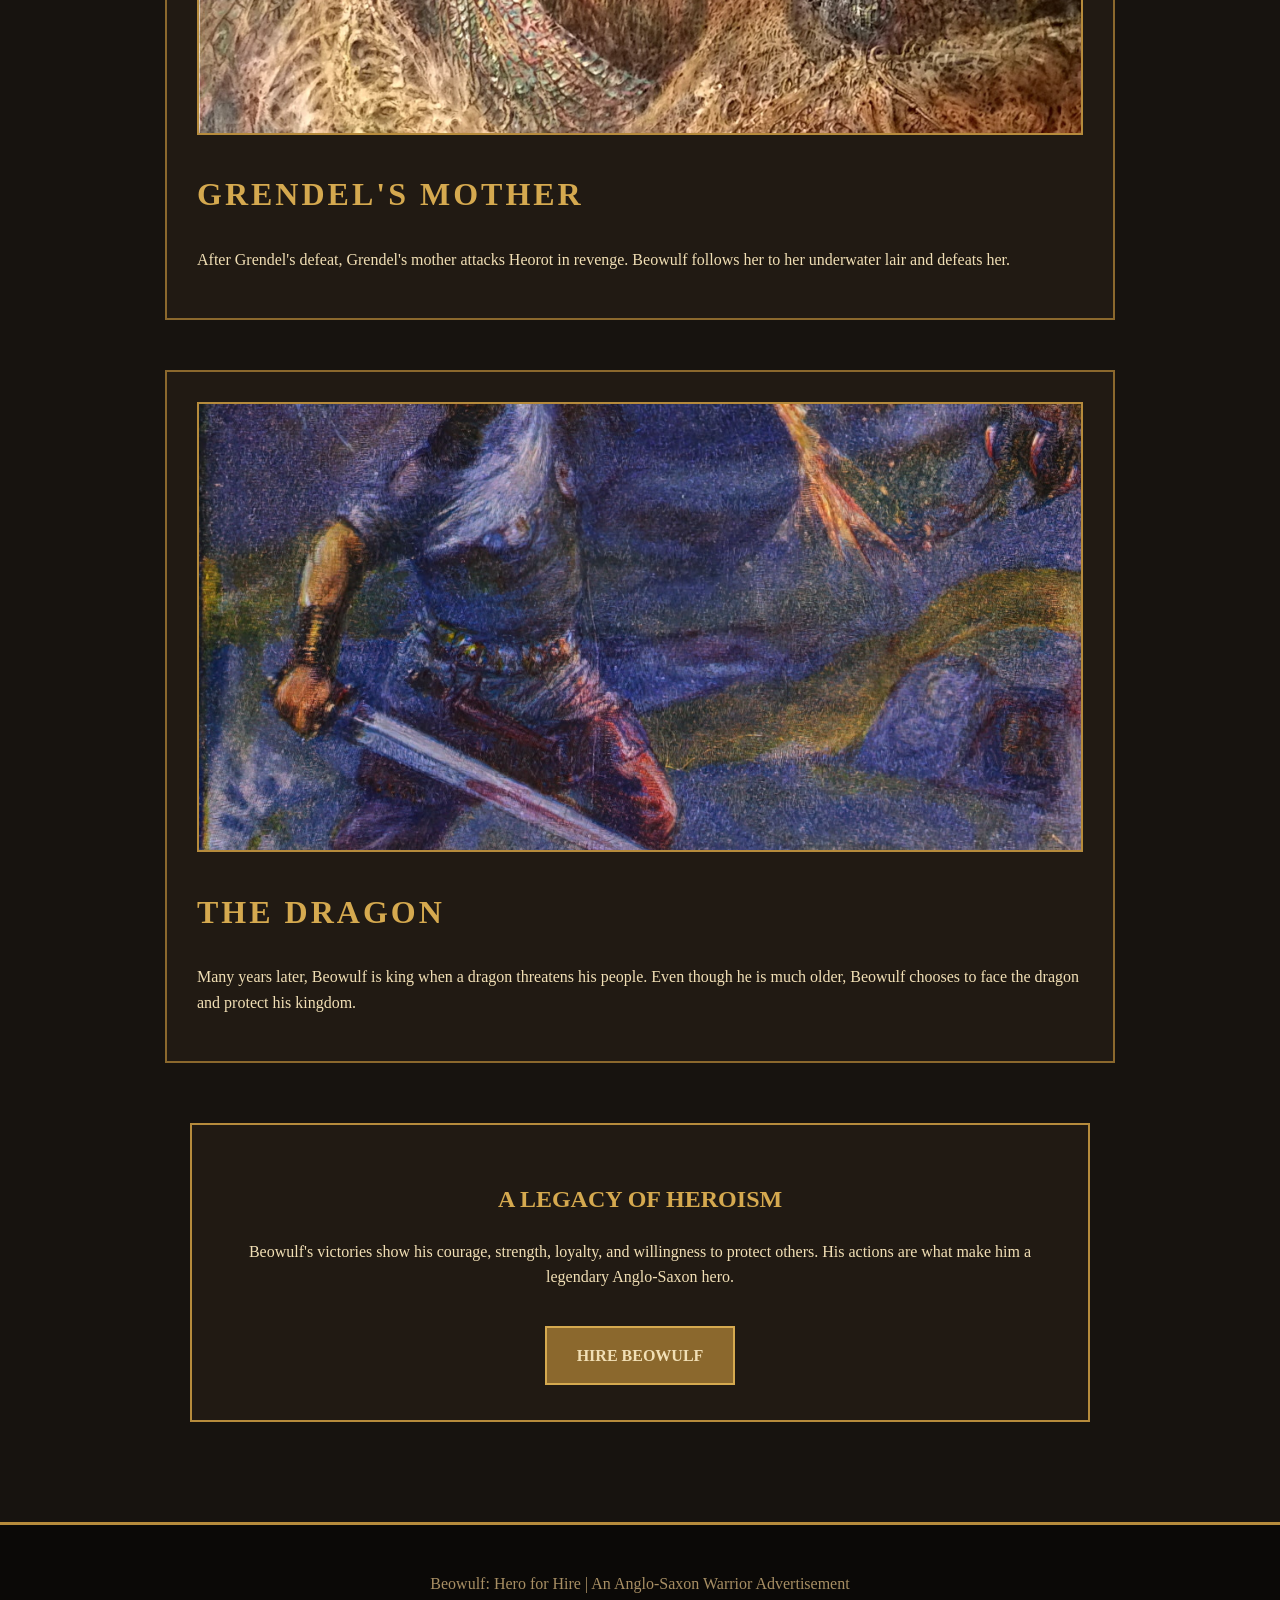
<file: victories.html>
﻿<!DOCTYPE html>
<html lang="en">

<head>
    <meta charset="UTF-8">
    <meta name="viewport" content="width=device-width, initial-scale=1.0">

    <title>Beowulf | Victories</title>

    <style>
        * {
            box-sizing: border-box;
        }

        body {
            margin: 0;
            background: #17130f;
            color: #f1dfb5;
            font-family: Georgia, "Times New Roman", serif;
            line-height: 1.6;
        }

        header {
            background: #0b0907;
            text-align: center;
            padding: 35px 20px 20px;
            border-bottom: 3px solid #b68b3c;
        }

            header h1 {
                margin: 0;
                color: #d5a94f;
                font-size: 50px;
                letter-spacing: 7px;
            }

            header p {
                margin: 5px 0 25px;
                font-size: 20px;
                letter-spacing: 5px;
            }

        nav {
            display: flex;
            justify-content: center;
            flex-wrap: wrap;
            gap: 10px;
        }

            nav a {
                color: #f1dfb5;
                text-decoration: none;
                padding: 10px 15px;
                background: #211a13;
                border: 1px solid #8b682d;
            }

                nav a:hover {
                    background: #b68b3c;
                    color: #17130f;
                }

        main {
            padding: 40px 20px;
        }

        .title {
            text-align: center;
            max-width: 900px;
            margin: auto;
        }

            .title h2 {
                color: #d5a94f;
                font-size: 45px;
                letter-spacing: 5px;
            }

        .victory {
            max-width: 950px;
            margin: 50px auto;
            padding: 30px;
            background: #211a13;
            border: 2px solid #8b682d;
        }

            .victory img {
                width: 100%;
                max-height: 450px;
                object-fit: cover;
                border: 2px solid #b68b3c;
            }

            .victory h2 {
                color: #d5a94f;
                font-size: 32px;
                letter-spacing: 3px;
            }

        .legacy {
            max-width: 900px;
            margin: 60px auto;
            padding: 35px;
            text-align: center;
            background: #211a13;
            border: 2px solid #b68b3c;
        }

            .legacy h2 {
                color: #d5a94f;
            }

        .button {
            display: inline-block;
            margin-top: 20px;
            padding: 15px 30px;
            background: #8b682d;
            border: 2px solid #d5a94f;
            color: #f1dfb5;
            text-decoration: none;
            font-weight: bold;
        }

        footer {
            background: #0b0907;
            border-top: 3px solid #b68b3c;
            text-align: center;
            padding: 30px;
            color: #a88f64;
        }

        @media (max-width: 700px) {
            nav {
                flex-direction: column;
            }

                nav a {
                    width: 100%;
                }
        }
    </style>
</head>

<body>

    <header>

        <h1>BEOWULF</h1>

        <p>HERO FOR HIRE</p>

        <nav>
            <a href="index.html">Home</a>
            <a href="services.html">Services</a>
            <a href="why-beowulf.html">Why Beowulf?</a>
            <a href="victories.html">Victories</a>
            <a href="anglo-saxon.html">Anglo-Saxon Values</a>
            <a href="contact.html">Hire Beowulf</a>
            <a href="sources.html">Sources</a>
        </nav>

    </header>

    <main>

        <section class="title">

            <h2>PROVEN VICTORIES</h2>

            <p>
                Beowulf's reputation comes from the enemies
                he has faced and defeated.
            </p>

        </section>


        <section class="victory">

            <img src="images/grendel.jpg" alt="Beowulf fighting Grendel">

            <h2>GRENDEL</h2>

            <p>
                Grendel attacks Heorot for years, terrorizing
                Hrothgar's people. Beowulf travels to Denmark
                and fights Grendel without weapons, eventually
                defeating him through his strength and courage.
            </p>

        </section>


        <section class="victory">

            <img src="images/grendel-mother.jpg"
                 alt="Beowulf fighting Grendel's mother">

            <h2>GRENDEL'S MOTHER</h2>

            <p>
                After Grendel's defeat, Grendel's mother attacks
                Heorot in revenge. Beowulf follows her to her
                underwater lair and defeats her.
            </p>

        </section>


        <section class="victory">

            <img src="images/dragon.jpg"
                 alt="Beowulf fighting the dragon">

            <h2>THE DRAGON</h2>

            <p>
                Many years later, Beowulf is king when a dragon
                threatens his people. Even though he is much older,
                Beowulf chooses to face the dragon and protect
                his kingdom.
            </p>

        </section>


        <section class="legacy">

            <h2>A LEGACY OF HEROISM</h2>

            <p>
                Beowulf's victories show his courage, strength,
                loyalty, and willingness to protect others.
                His actions are what make him a legendary
                Anglo-Saxon hero.
            </p>

            <a href="contact.html" class="button">
                HIRE BEOWULF
            </a>

        </section>

    </main>

    <footer>

        <p>
            Beowulf: Hero for Hire |
            An Anglo-Saxon Warrior Advertisement
        </p>

    </footer>

</body>
</html>
</file>
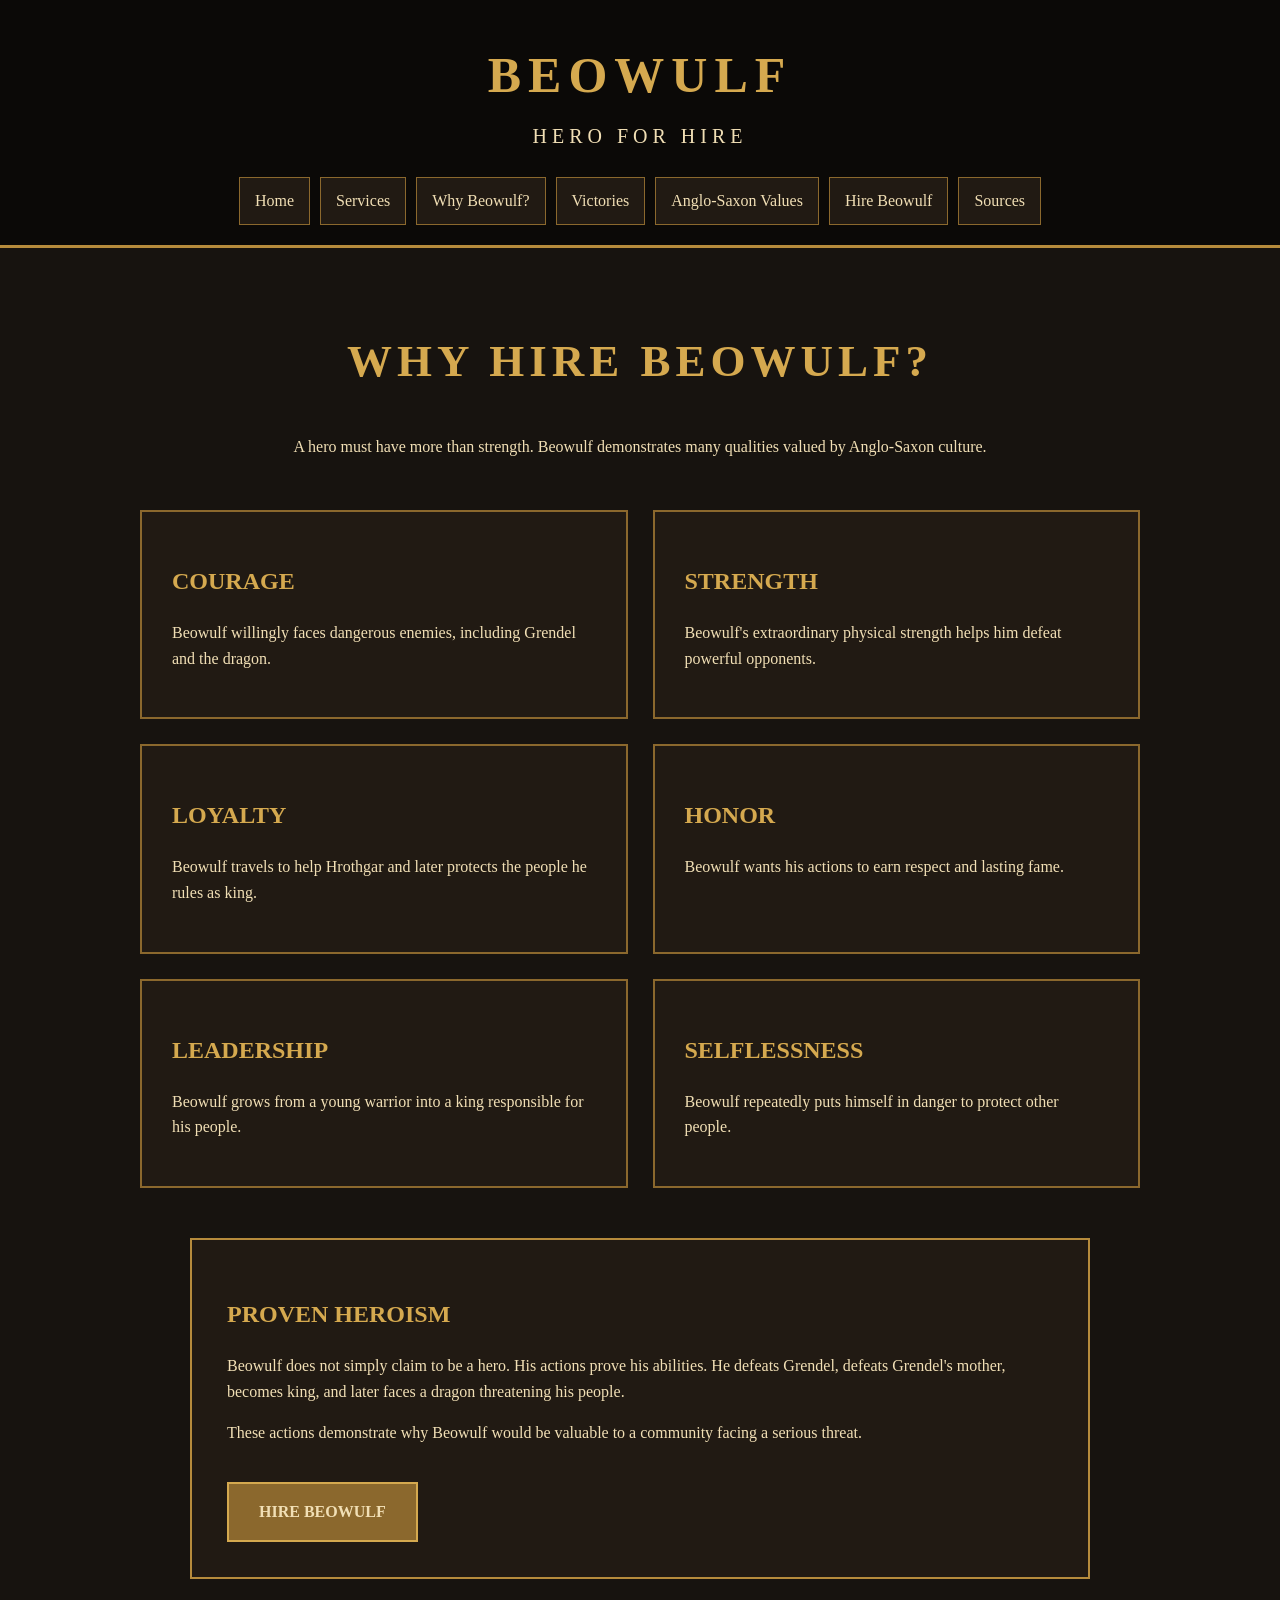
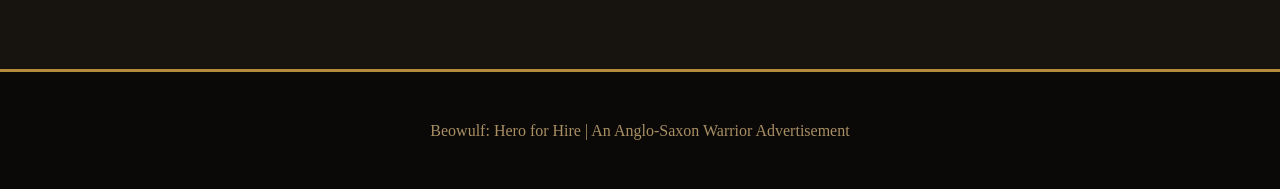
<file: why-beowulf.html>
﻿<!DOCTYPE html>
<html lang="en">

<head>
    <meta charset="UTF-8">
    <meta name="viewport" content="width=device-width, initial-scale=1.0">

    <title>Beowulf | Why Beowulf?</title>

    <style>
        * {
            box-sizing: border-box;
        }

        body {
            margin: 0;
            background: #17130f;
            color: #f1dfb5;
            font-family: Georgia, "Times New Roman", serif;
            line-height: 1.6;
        }

        header {
            background: #0b0907;
            text-align: center;
            padding: 35px 20px 20px;
            border-bottom: 3px solid #b68b3c;
        }

            header h1 {
                margin: 0;
                color: #d5a94f;
                font-size: 50px;
                letter-spacing: 7px;
            }

            header p {
                margin: 5px 0 25px;
                font-size: 20px;
                letter-spacing: 5px;
            }

        nav {
            display: flex;
            justify-content: center;
            flex-wrap: wrap;
            gap: 10px;
        }

            nav a {
                color: #f1dfb5;
                text-decoration: none;
                padding: 10px 15px;
                background: #211a13;
                border: 1px solid #8b682d;
            }

                nav a:hover {
                    background: #b68b3c;
                    color: #17130f;
                }

        main {
            padding: 40px 20px;
        }

        .title {
            text-align: center;
            max-width: 900px;
            margin: auto;
        }

            .title h2 {
                color: #d5a94f;
                font-size: 45px;
                letter-spacing: 5px;
            }

        .qualities {
            max-width: 1000px;
            margin: 50px auto;
            display: grid;
            grid-template-columns: repeat(2, 1fr);
            gap: 25px;
        }

        .quality {
            background: #211a13;
            border: 2px solid #8b682d;
            padding: 30px;
        }

            .quality h2 {
                color: #d5a94f;
            }

        .evidence {
            max-width: 900px;
            margin: 50px auto;
            padding: 35px;
            background: #211a13;
            border: 2px solid #b68b3c;
        }

            .evidence h2 {
                color: #d5a94f;
            }

        .button {
            display: inline-block;
            margin-top: 20px;
            padding: 15px 30px;
            background: #8b682d;
            border: 2px solid #d5a94f;
            color: #f1dfb5;
            text-decoration: none;
            font-weight: bold;
        }

        footer {
            background: #0b0907;
            border-top: 3px solid #b68b3c;
            text-align: center;
            padding: 30px;
            color: #a88f64;
        }

        @media (max-width: 700px) {
            .qualities {
                grid-template-columns: 1fr;
            }

            nav {
                flex-direction: column;
            }

                nav a {
                    width: 100%;
                }
        }
    </style>
</head>

<body>

    <header>

        <h1>BEOWULF</h1>

        <p>HERO FOR HIRE</p>

        <nav>
            <a href="index.html">Home</a>
            <a href="services.html">Services</a>
            <a href="why-beowulf.html">Why Beowulf?</a>
            <a href="victories.html">Victories</a>
            <a href="anglo-saxon.html">Anglo-Saxon Values</a>
            <a href="contact.html">Hire Beowulf</a>
            <a href="sources.html">Sources</a>
        </nav>

    </header>

    <main>

        <section class="title">

            <h2>WHY HIRE BEOWULF?</h2>

            <p>
                A hero must have more than strength.
                Beowulf demonstrates many qualities valued by Anglo-Saxon culture.
            </p>

        </section>


        <section class="qualities">

            <div class="quality">
                <h2>COURAGE</h2>
                <p>
                    Beowulf willingly faces dangerous enemies,
                    including Grendel and the dragon.
                </p>
            </div>


            <div class="quality">
                <h2>STRENGTH</h2>
                <p>
                    Beowulf's extraordinary physical strength
                    helps him defeat powerful opponents.
                </p>
            </div>


            <div class="quality">
                <h2>LOYALTY</h2>
                <p>
                    Beowulf travels to help Hrothgar and later
                    protects the people he rules as king.
                </p>
            </div>


            <div class="quality">
                <h2>HONOR</h2>
                <p>
                    Beowulf wants his actions to earn respect
                    and lasting fame.
                </p>
            </div>


            <div class="quality">
                <h2>LEADERSHIP</h2>
                <p>
                    Beowulf grows from a young warrior into a king
                    responsible for his people.
                </p>
            </div>


            <div class="quality">
                <h2>SELFLESSNESS</h2>
                <p>
                    Beowulf repeatedly puts himself in danger
                    to protect other people.
                </p>
            </div>

        </section>


        <section class="evidence">

            <h2>PROVEN HEROISM</h2>

            <p>
                Beowulf does not simply claim to be a hero.
                His actions prove his abilities. He defeats Grendel,
                defeats Grendel's mother, becomes king, and later
                faces a dragon threatening his people.
            </p>

            <p>
                These actions demonstrate why Beowulf would be
                valuable to a community facing a serious threat.
            </p>

            <a href="contact.html" class="button">
                HIRE BEOWULF
            </a>

        </section>

    </main>

    <footer>

        <p>
            Beowulf: Hero for Hire |
            An Anglo-Saxon Warrior Advertisement
        </p>

    </footer>

</body>
</html>
</file>
